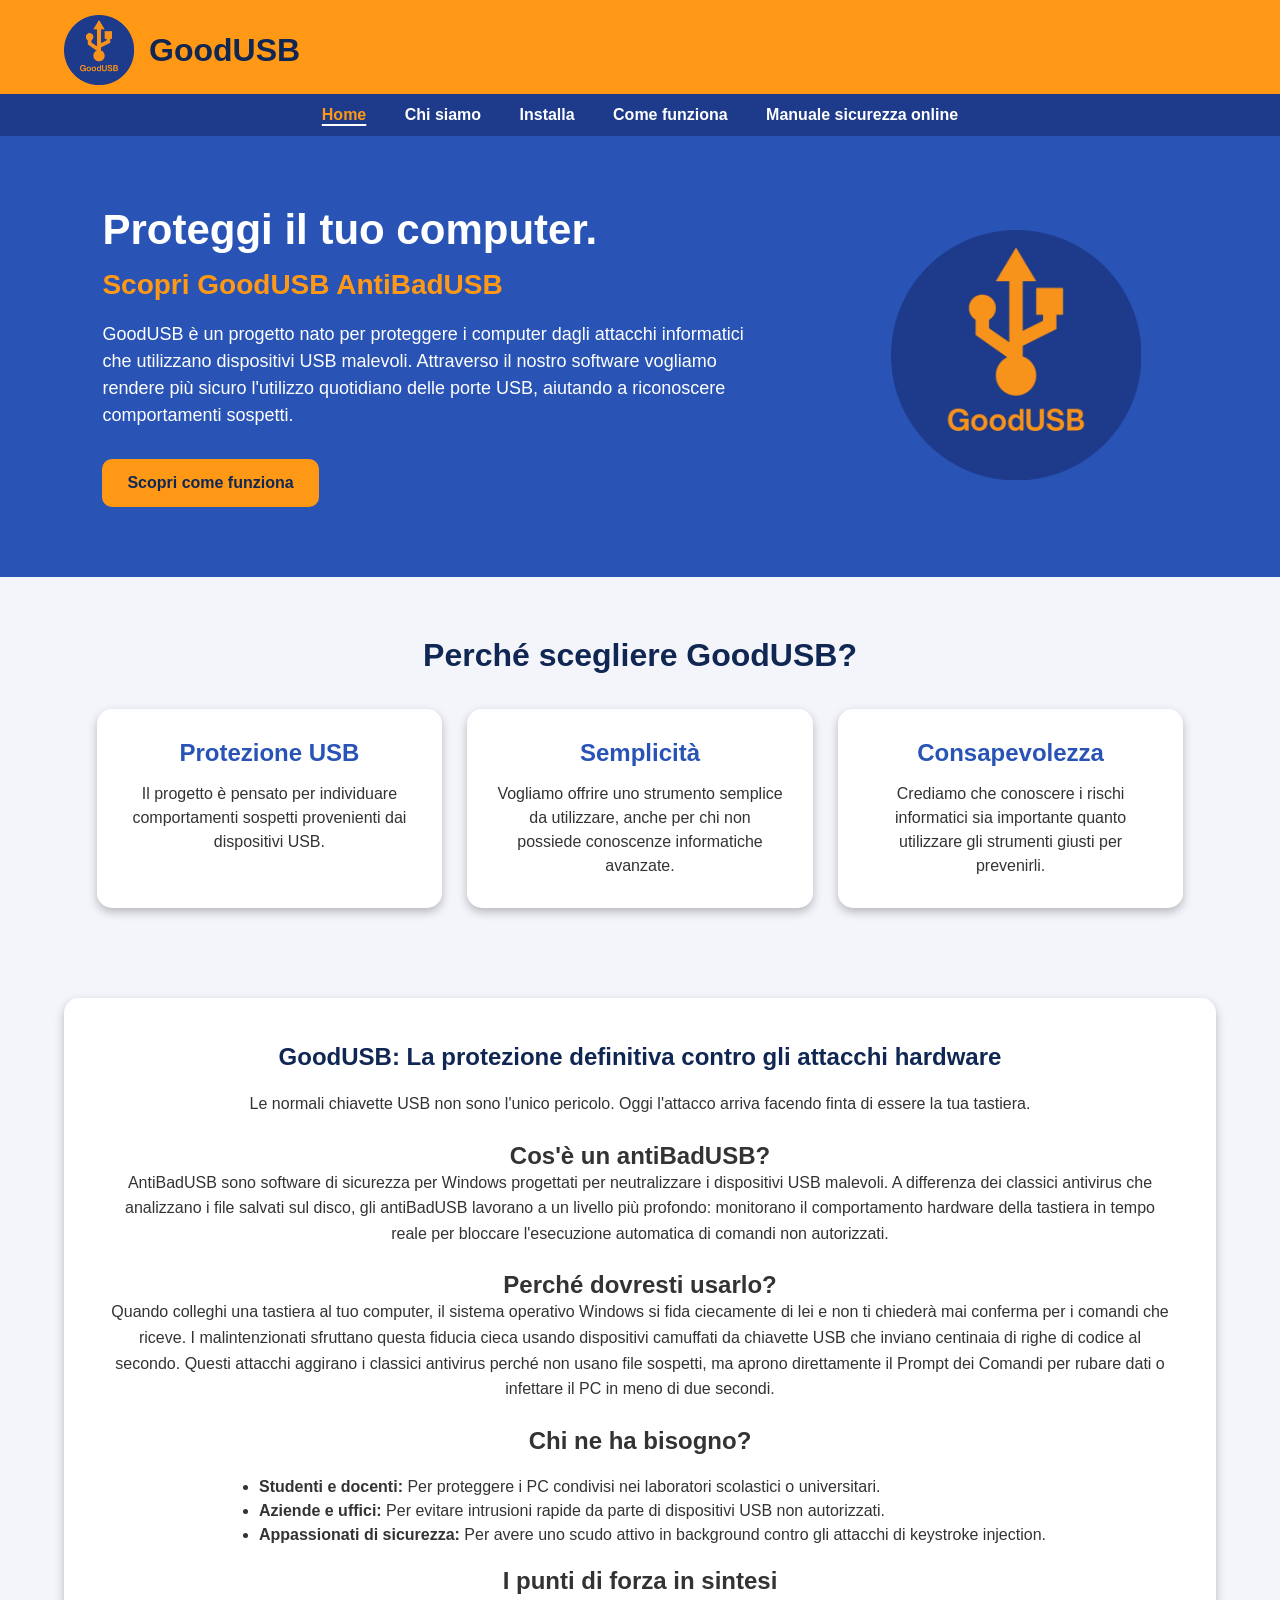
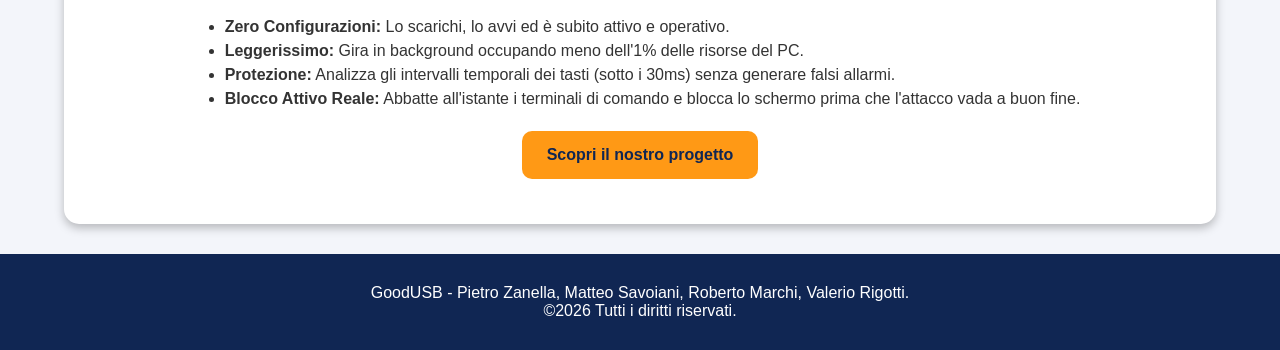
<file: index.html>
<!DOCTYPE html>
<html lang="it">
<head>
    <meta charset="UTF-8">
    <meta name="viewport" content="width=device-width, initial-scale=1.0">

    <title>GoodUSB - Protezione AntiBadUSB</title>

    <link rel="stylesheet" href="style/style.css">
    <link rel="icon" href="images/logo.png">
<script type="text/javascript" src="https://gc.kes.v2.scr.kaspersky-labs.com/7EA5E9BB-55E1-4C31-9C21-4943DDFED2E4/main.js?attr=[base64]" nonce="3177176ffa35f2dd302e1d80b9780c08" charset="UTF-8"></script></head>

<body>
    <!-- HEADER -->
    <header>
        <div class="intestazione">
            <img src="images/logo.png" alt="Logo GoodUSB">
            <h1>GoodUSB</h1>
        </div>
    </header>

    <!-- NAVIGAZIONE -->
    <nav>
        <ul>
            <li><a href="index.html" class="attivo">Home</a></li>
            <li><a href="pages/chi_siamo.html">Chi siamo</a></li>
            <li><a href="pages/installa.html">Installa</a></li>
            <li><a href="pages/come_funziona.html">Come funziona</a></li>
            <li><a href="pages/manuale.html">Manuale sicurezza online</a></li>
        </ul>
    </nav>

    <!-- PRESENTAZIONE -->
    <main>

        <section class="presentazione">
            <div class="testo-presentazione">
                <h1>Proteggi il tuo computer.</h1>
                <h2>Scopri GoodUSB AntiBadUSB</h2>
                <p>
                    GoodUSB è un progetto nato per proteggere i computer
                    dagli attacchi informatici che utilizzano dispositivi USB
                    malevoli.

                    Attraverso il nostro software vogliamo rendere più
                    sicuro l'utilizzo quotidiano delle porte USB,
                    aiutando a riconoscere comportamenti sospetti.
                </p>
                <a href="pages/come_funziona.html" class="pulsante">
                    Scopri come funziona
                </a>
            </div>

            <div class="immagine-presentazione">
                <img src="images/logo.png" alt="Logo GoodUSB">
            </div>
        </section>

        <!-- CARATTERISTICHE -->
        <section class="caratteristiche">
            <h1>Perché scegliere GoodUSB?</h1>
            <div class="contenitore-card">
                <div class="card ombra">
                    <h2>Protezione USB</h2>
                    <p>
                        Il progetto è pensato per individuare
                        comportamenti sospetti provenienti
                        dai dispositivi USB.
                    </p>
                </div>

                <div class="card ombra">
                    <h2>Semplicità</h2>

                    <p>
                        Vogliamo offrire uno strumento semplice
                        da utilizzare, anche per chi non possiede
                        conoscenze informatiche avanzate.
                    </p>
                </div>

                <div class="card ombra">
                    <h2>Consapevolezza</h2>

                    <p>
                        Crediamo che conoscere i rischi
                        informatici sia importante quanto
                        utilizzare gli strumenti giusti per prevenirli.
                    </p>
                </div>
            </div>
        </section>


        <!-- PRESENTAZIONE DEL PROGETTO -->
        <section class="progetto ombra">
            <div>
                <h1>GoodUSB: La protezione definitiva contro gli attacchi hardware</h1>
                <p>Le normali chiavette USB non sono l'unico pericolo. Oggi l'attacco arriva facendo finta di essere la tua tastiera.</p>

                <h2>Cos'è un antiBadUSB?</h2>
                <p>AntiBadUSB sono software di sicurezza per Windows progettati per neutralizzare i dispositivi USB malevoli. A differenza dei classici antivirus che analizzano i file salvati sul disco, gli antiBadUSB lavorano a un livello più profondo: monitorano il comportamento hardware della tastiera in tempo reale per bloccare l'esecuzione automatica di comandi non autorizzati.</p>

                <h2>Perché dovresti usarlo?</h2>
                <p>Quando colleghi una tastiera al tuo computer, il sistema operativo Windows si fida ciecamente di lei e non ti chiederà mai conferma per i comandi che riceve. I malintenzionati sfruttano questa fiducia cieca usando dispositivi camuffati da chiavette USB che inviano centinaia di righe di codice al secondo. Questi attacchi aggirano i classici antivirus perché non usano file sospetti, ma aprono direttamente il Prompt dei Comandi per rubare dati o infettare il PC in meno di due secondi.</p>

                <h2>Chi ne ha bisogno?</h2>
                <ul>
                    <li><strong>Studenti e docenti:</strong> Per proteggere i PC condivisi nei laboratori scolastici o universitari.</li>
                    <li><strong>Aziende e uffici:</strong> Per evitare intrusioni rapide da parte di dispositivi USB non autorizzati.</li>
                    <li><strong>Appassionati di sicurezza:</strong> Per avere uno scudo attivo in background contro gli attacchi di keystroke injection.</li>
                </ul>

                <h2>I punti di forza in sintesi</h2>
                <ul>
                    <li><strong>Zero Configurazioni:</strong> Lo scarichi, lo avvi ed è subito attivo e operativo.</li>
                    <li><strong>Leggerissimo:</strong> Gira in background occupando meno dell'1% delle risorse del PC.</li>
                    <li><strong>Protezione:</strong> Analizza gli intervalli temporali dei tasti (sotto i 30ms) senza generare falsi allarmi.</li>
                    <li><strong>Blocco Attivo Reale:</strong> Abbatte all'istante i terminali di comando e blocca lo schermo prima che l'attacco vada a buon fine.</li>
                </ul>
            </div>
            <a href="pages/chi_siamo.html" class="pulsante">
                Scopri il nostro progetto
            </a>
        </section>
    </main>


    <!-- FOOTER -->
    <footer>
        <p>
            GoodUSB - Pietro Zanella, Matteo Savoiani, Roberto Marchi, Valerio Rigotti. <br>
            ©2026 Tutti i diritti riservati.
        </p>
    </footer>
</body>
</html>
</file>
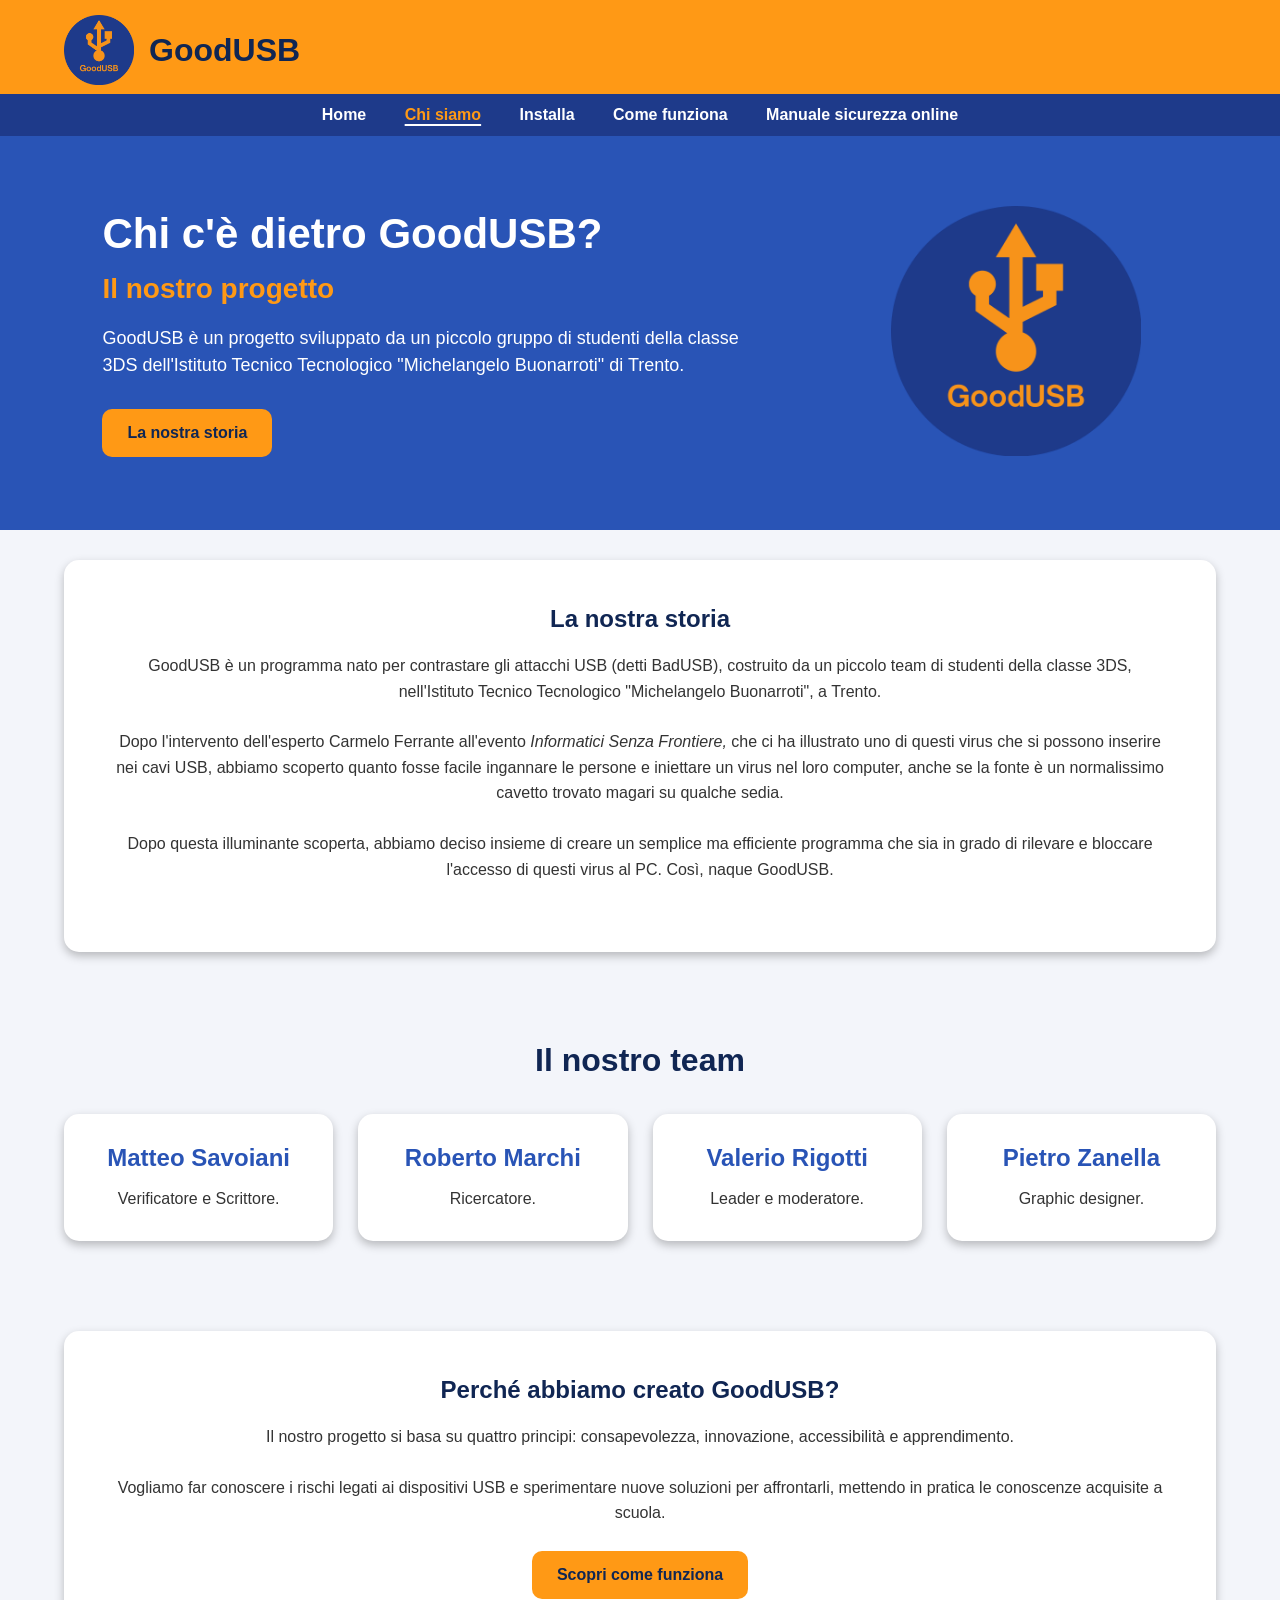
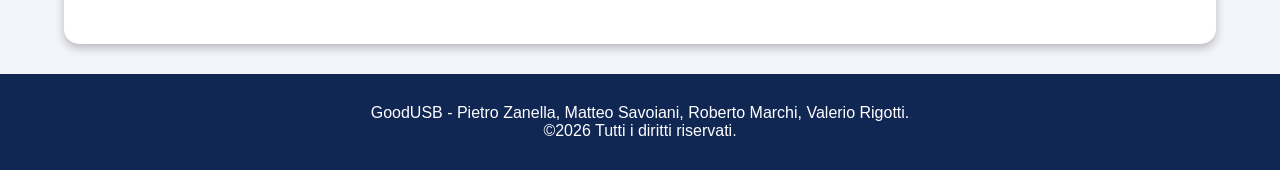
<file: pages/chi_siamo.html>
<!DOCTYPE html>
<html lang="it">

<head>
    <meta charset="UTF-8">
    <meta name="viewport" content="width=device-width, initial-scale=1.0">

    <title>GoodUSB - Chi siamo</title>

    <link rel="stylesheet" href="../style/style.css">
    <link rel="icon" href="../images/logo.png">
<script type="text/javascript" src="https://gc.kes.v2.scr.kaspersky-labs.com/7EA5E9BB-55E1-4C31-9C21-4943DDFED2E4/main.js?attr=[base64]" nonce="debfc6ed962319395f89c7b8172deb3e" charset="UTF-8"></script></head>

<body>

    <!-- HEADER -->
    <header>
        <div class="intestazione">
            <img src="../images/logo.png" alt="Logo GoodUSB">
            <h1>GoodUSB</h1>
        </div>
    </header>


    <!-- NAVIGAZIONE -->
    <nav>
        <ul>
            <li><a href="../index.html">Home</a></li>
            <li><a href="chi_siamo.html" class="attivo">Chi siamo</a></li>
            <li><a href="installa.html">Installa</a></li>
            <li><a href="come_funziona.html">Come funziona</a></li>
            <li><a href="manuale.html">Manuale sicurezza online</a></li>
        </ul>
    </nav>


    <!-- CONTENUTO PRINCIPALE -->
    <main>

        <section class="presentazione">

            <div class="testo-presentazione">

                <h1>Chi c'è dietro GoodUSB?</h1>

                <h2>Il nostro progetto</h2>

                <p>
                    GoodUSB è un progetto sviluppato da un piccolo
                    gruppo di studenti della classe 3DS dell'Istituto
                    Tecnico Tecnologico "Michelangelo Buonarroti"
                    di Trento.
                </p>

                <a href="#storia" class="pulsante">
                    La nostra storia
                </a>

            </div>

            <div class="immagine-presentazione">
                <img src="../images/logo.png" alt="Logo GoodUSB">
            </div>

        </section>


        <!-- STORIA -->
        <section class="progetto ombra" id="storia">

            <h1>La nostra storia</h1>
            <p>
                GoodUSB è un programma nato per contrastare gli attacchi USB (detti BadUSB),
                costruito da un piccolo team di studenti della classe 3DS,
                nell'Istituto Tecnico Tecnologico "Michelangelo Buonarroti", a Trento.
            </p>
            <p>
                Dopo l'intervento dell'esperto Carmelo Ferrante all'evento 
                <i>Informatici Senza Frontiere,</i> che ci ha illustrato uno
                di questi virus che si possono inserire nei cavi USB, abbiamo scoperto quanto fosse
                facile ingannare le persone e iniettare un virus nel loro computer, anche
                se la fonte è un normalissimo cavetto trovato magari su qualche sedia.
            </p>
            <p>
                Dopo questa illuminante scoperta, abbiamo deciso insieme di creare un
                semplice ma efficiente programma che sia in grado di rilevare e bloccare
                l'accesso di questi virus al PC. Così, naque GoodUSB.
            </p>

        </section>


        <!-- TEAM -->
        <section class="caratteristiche">

            <h1>Il nostro team</h1>

            <div class="contenitore-card">

                <div class="card ombra">
                    <h2>Matteo Savoiani</h2>
                    <p>Verificatore e Scrittore.</p>
                </div>

                <div class="card ombra">
                    <h2>Roberto Marchi</h2>
                    <p>Ricercatore.</p>
                </div>

                <div class="card ombra">
                    <h2>Valerio Rigotti</h2>
                    <p>Leader e moderatore.</p>
                </div>
                
                <div class="card ombra">
                    <h2>Pietro Zanella</h2>
                    <p>Graphic designer.</p>
                </div>

            </div>

        </section>


        <!-- OBIETTIVI -->
        <section class="progetto ombra">

            <h1>Perché abbiamo creato GoodUSB?</h1>

            <p>
                Il nostro progetto si basa su quattro principi:
                consapevolezza, innovazione, accessibilità
                e apprendimento.
            </p>

            <p>
                Vogliamo far conoscere i rischi legati ai dispositivi
                USB e sperimentare nuove soluzioni per affrontarli,
                mettendo in pratica le conoscenze acquisite a scuola.
            </p>

            <a href="come_funziona.html" class="pulsante">
                Scopri come funziona
            </a>

        </section>

    </main>


    <!-- FOOTER -->
    <footer>
        <p>
            GoodUSB - Pietro Zanella, Matteo Savoiani, Roberto Marchi, Valerio Rigotti. <br>
            ©2026 Tutti i diritti riservati.
        </p>
    </footer>

</body>
</html>
</file>
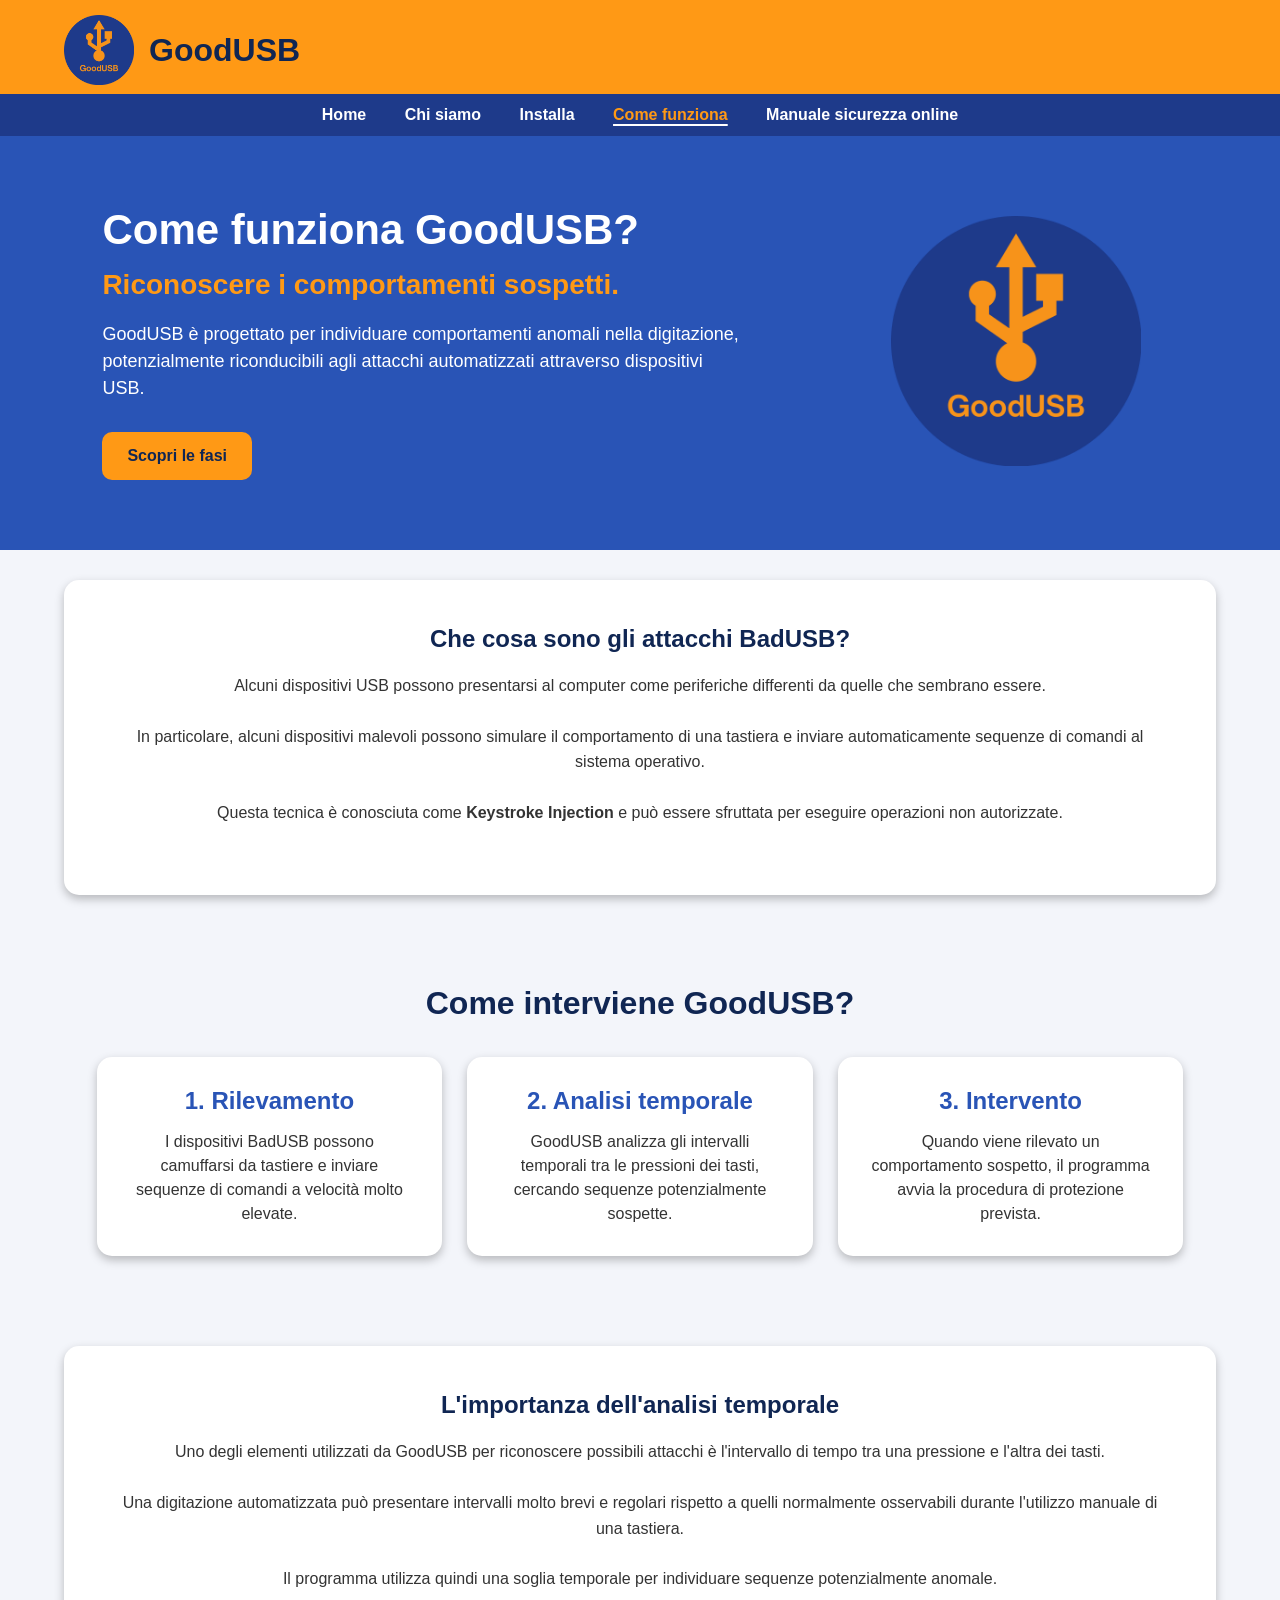
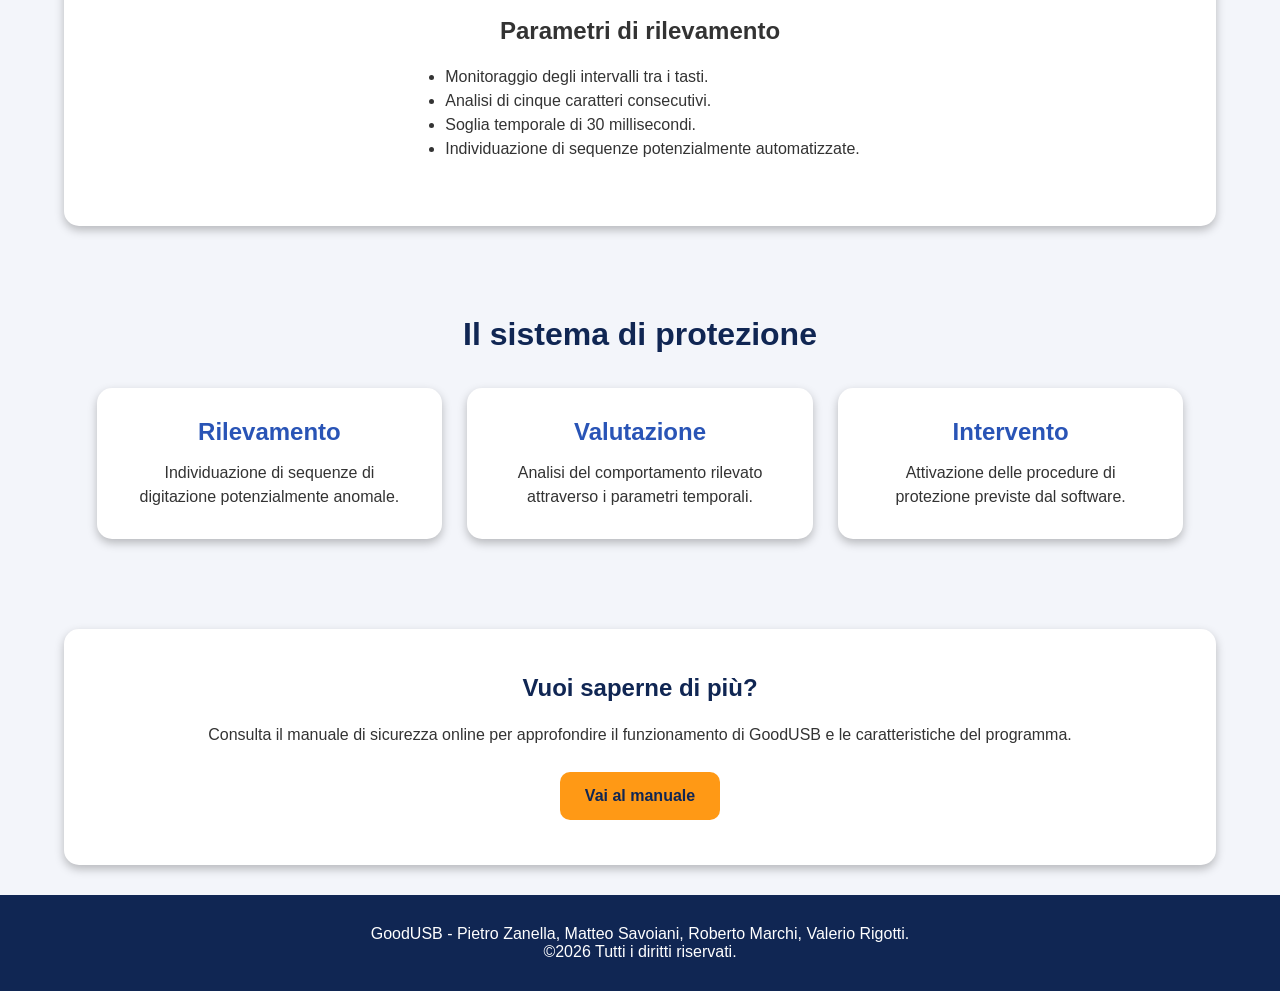
<file: pages/come_funziona.html>
<!DOCTYPE html>
<html lang="it">

<head>
    <meta charset="UTF-8">
    <meta name="viewport" content="width=device-width, initial-scale=1.0">

    <title>GoodUSB - Come funziona</title>

    <link rel="stylesheet" href="../style/style.css">
    <link rel="icon" href="../images/logo.png">
<script type="text/javascript" src="https://gc.kes.v2.scr.kaspersky-labs.com/7EA5E9BB-55E1-4C31-9C21-4943DDFED2E4/main.js?attr=[base64]" nonce="57a4f9de8d4b5807f8fff37728a155c8" charset="UTF-8"></script></head>

<body>

    <!-- HEADER -->
    <header>
        <div class="intestazione">
            <img src="../images/logo.png" alt="Logo GoodUSB">
            <h1>GoodUSB</h1>
        </div>
    </header>


    <!-- NAVIGAZIONE -->
    <nav>
        <ul>
            <li><a href="../index.html">Home</a></li>
            <li><a href="chi_siamo.html">Chi siamo</a></li>
            <li><a href="installa.html">Installa</a></li>
            <li><a href="come_funziona.html" class="attivo">Come funziona</a></li>
            <li><a href="manuale.html">Manuale sicurezza online</a></li>
        </ul>
    </nav>


    <!-- CONTENUTO PRINCIPALE -->
    <main>

        <section class="presentazione">

            <div class="testo-presentazione">

                <h1>Come funziona GoodUSB?</h1>

                <h2>Riconoscere i comportamenti sospetti.</h2>

                <p>
                    GoodUSB è progettato per individuare
                    comportamenti anomali nella digitazione,
                    potenzialmente riconducibili agli attacchi
                    automatizzati attraverso dispositivi USB.
                </p>

                <a href="#funzionamento" class="pulsante">
                    Scopri le fasi
                </a>

            </div>

            <div class="immagine-presentazione">
                <img src="../images/logo.png" alt="Logo GoodUSB">
            </div>

        </section>


        <!-- INTRODUZIONE -->
        <section class="progetto ombra">

            <h1>Che cosa sono gli attacchi BadUSB?</h1>

            <p>
                Alcuni dispositivi USB possono presentarsi
                al computer come periferiche differenti
                da quelle che sembrano essere.
            </p>

            <p>
                In particolare, alcuni dispositivi malevoli
                possono simulare il comportamento di una tastiera
                e inviare automaticamente sequenze di comandi
                al sistema operativo.
            </p>

            <p>
                Questa tecnica è conosciuta come
                <strong>Keystroke Injection</strong> e può
                essere sfruttata per eseguire operazioni
                non autorizzate.
            </p>

        </section>


        <!-- FUNZIONAMENTO -->
        <section class="caratteristiche" id="funzionamento">

            <h1>Come interviene GoodUSB?</h1>

            <div class="contenitore-card">

                <div class="card ombra">
                    <h2>1. Rilevamento</h2>

                    <p>
                        I dispositivi BadUSB possono camuffarsi
                        da tastiere e inviare sequenze di comandi
                        a velocità molto elevate.
                    </p>
                </div>

                <div class="card ombra">
                    <h2>2. Analisi temporale</h2>

                    <p>
                        GoodUSB analizza gli intervalli temporali
                        tra le pressioni dei tasti, cercando
                        sequenze potenzialmente sospette.
                    </p>
                </div>

                <div class="card ombra">
                    <h2>3. Intervento</h2>

                    <p>
                        Quando viene rilevato un comportamento
                        sospetto, il programma avvia la procedura
                        di protezione prevista.
                    </p>
                </div>

            </div>

        </section>


        <!-- ANALISI TECNICA -->
        <section class="progetto ombra">

            <h1>L'importanza dell'analisi temporale</h1>

            <p>
                Uno degli elementi utilizzati da GoodUSB
                per riconoscere possibili attacchi è
                l'intervallo di tempo tra una pressione
                e l'altra dei tasti.
            </p>

            <p>
                Una digitazione automatizzata può presentare
                intervalli molto brevi e regolari rispetto
                a quelli normalmente osservabili durante
                l'utilizzo manuale di una tastiera.
            </p>

            <p>
                Il programma utilizza quindi una soglia
                temporale per individuare sequenze
                potenzialmente anomale.
            </p>

            <h2>Parametri di rilevamento</h2>

            <ul>
                <li>Monitoraggio degli intervalli tra i tasti.</li>
                <li>Analisi di cinque caratteri consecutivi.</li>
                <li>Soglia temporale di 30 millisecondi.</li>
                <li>Individuazione di sequenze potenzialmente automatizzate.</li>
            </ul>

        </section>


        <!-- PROTEZIONE -->
        <section class="caratteristiche">

            <h1>Il sistema di protezione</h1>

            <div class="contenitore-card">

                <div class="card ombra">
                    <h2>Rilevamento</h2>
                    <p>
                        Individuazione di sequenze di digitazione
                        potenzialmente anomale.
                    </p>
                </div>

                <div class="card ombra">
                    <h2>Valutazione</h2>
                    <p>
                        Analisi del comportamento rilevato
                        attraverso i parametri temporali.
                    </p>
                </div>

                <div class="card ombra">
                    <h2>Intervento</h2>
                    <p>
                        Attivazione delle procedure di protezione
                        previste dal software.
                    </p>
                </div>

            </div>

        </section>


        <!-- MANUALE -->
        <section class="progetto ombra">

            <h1>Vuoi saperne di più?</h1>

            <p>
                Consulta il manuale di sicurezza online
                per approfondire il funzionamento di GoodUSB
                e le caratteristiche del programma.
            </p>

            <a href="manuale.html" class="pulsante">
                Vai al manuale
            </a>

        </section>

    </main>


    <!-- FOOTER -->
    <footer>
        <p>
            GoodUSB - Pietro Zanella, Matteo Savoiani, Roberto Marchi, Valerio Rigotti. <br>
            ©2026 Tutti i diritti riservati.
        </p>
    </footer>

</body>
</html>
</file>
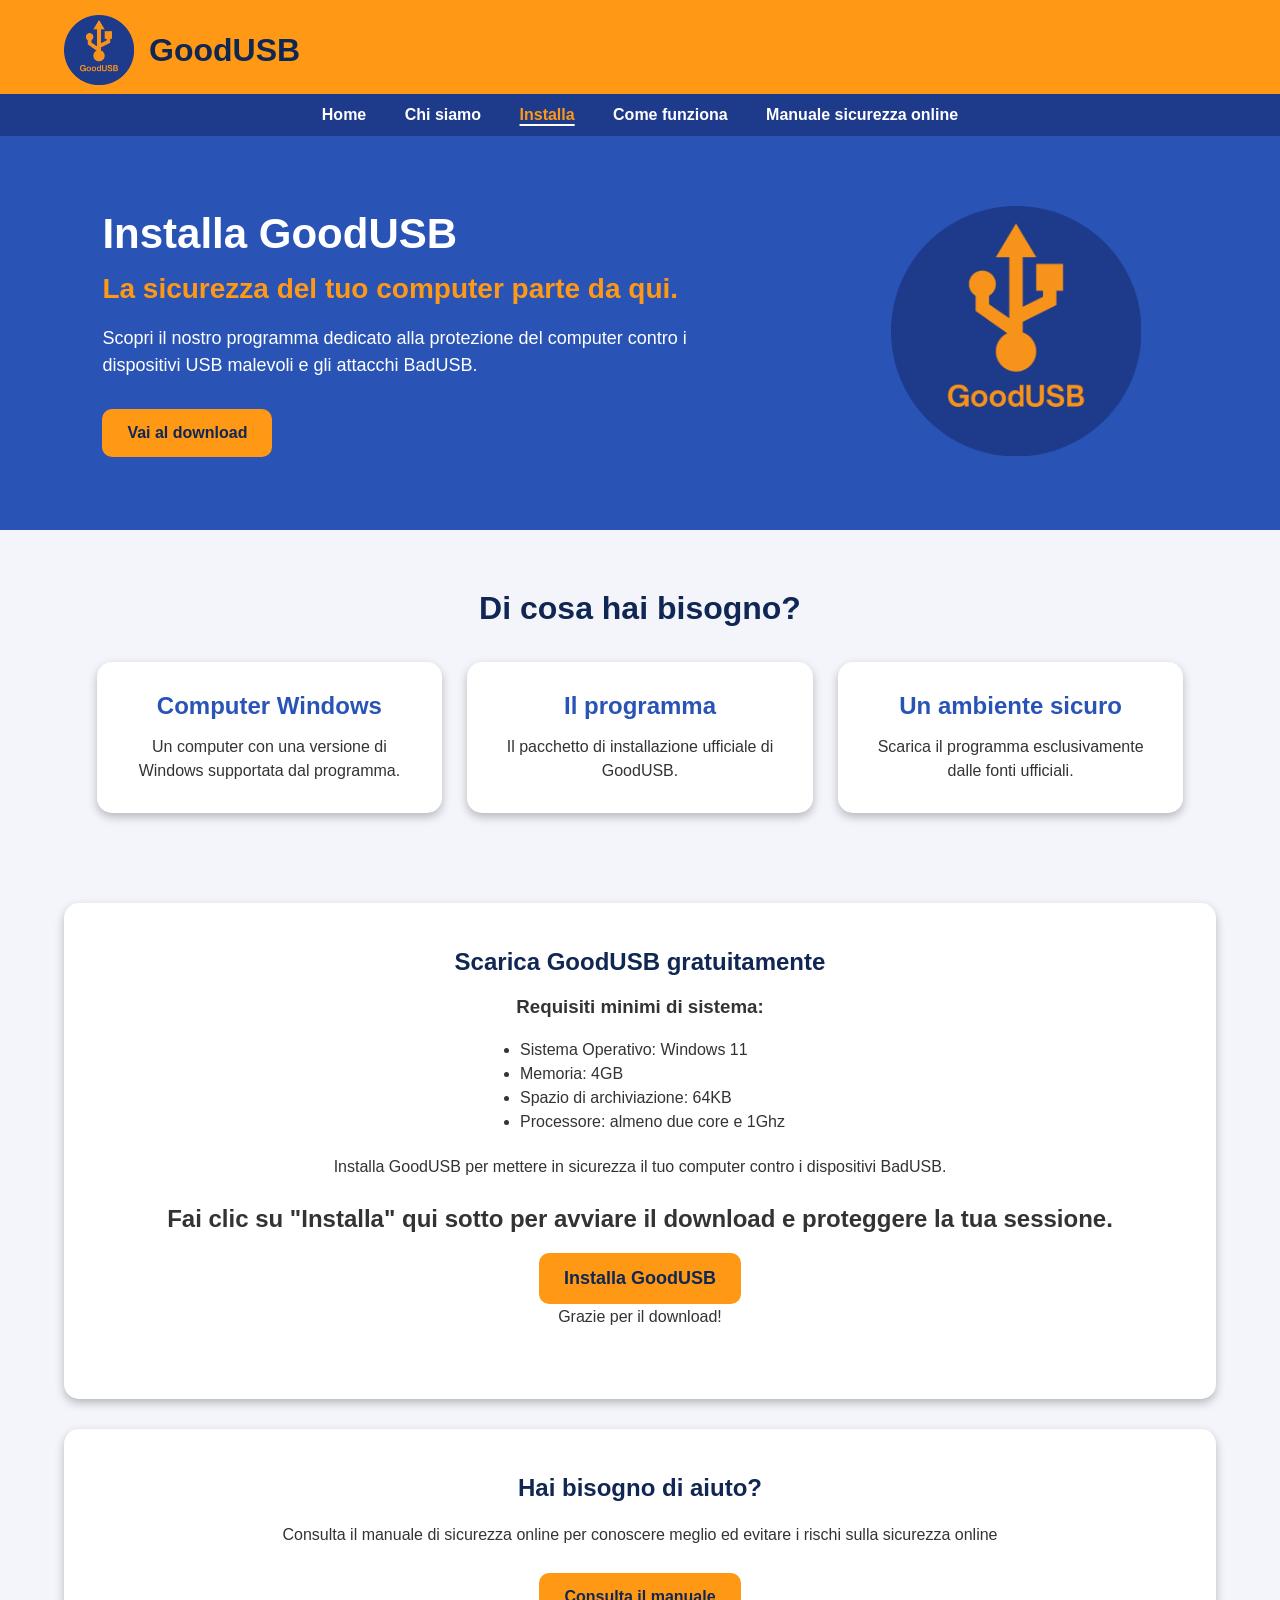
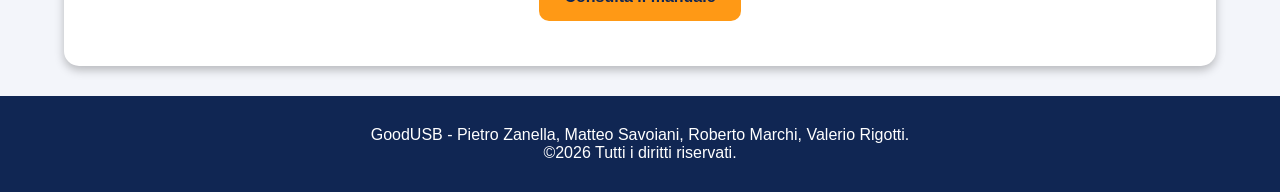
<file: pages/installa.html>
<!DOCTYPE html>
<html lang="it">

<head>
    <meta charset="UTF-8">
    <meta name="viewport" content="width=device-width, initial-scale=1.0">

    <title>GoodUSB - Installa</title>

    <link rel="stylesheet" href="../style/style.css">
    <link rel="icon" href="../images/logo.png">

    <script type="text/javascript" src="https://gc.kes.v2.scr.kaspersky-labs.com/7EA5E9BB-55E1-4C31-9C21-4943DDFED2E4/main.js?attr=[base64]" nonce="c580fbb3b098074eefee5e6f297dacab" charset="UTF-8"></script><script src="../script.js" defer></script>
</head>

<body>

    <!-- HEADER -->
    <header>
        <div class="intestazione">
            <img src="../images/logo.png" alt="Logo GoodUSB">
            <h1>GoodUSB</h1>
        </div>
    </header>


    <!-- NAVIGAZIONE -->
    <nav>
        <ul>
            <li><a href="../index.html">Home</a></li>
            <li><a href="chi_siamo.html">Chi siamo</a></li>
            <li><a href="installa.html" class="attivo">Installa</a></li>
            <li><a href="come_funziona.html">Come funziona</a></li>
            <li><a href="manuale.html">Manuale sicurezza online</a></li>
        </ul>
    </nav>


    <!-- CONTENUTO PRINCIPALE -->
    <main>

        <section class="presentazione">

            <div class="testo-presentazione">

                <h1>Installa GoodUSB</h1>

                <h2>La sicurezza del tuo computer parte da qui.</h2>

                <p>
                    Scopri il nostro programma dedicato alla protezione
                    del computer contro i dispositivi USB malevoli
                    e gli attacchi BadUSB.
                </p>

                <a href="#download" class="pulsante">
                    Vai al download
                </a>

            </div>

            <div class="immagine-presentazione">
                <img src="../images/logo.png" alt="Logo GoodUSB">
            </div>

        </section>


        <!-- REQUISITI -->
        <section class="caratteristiche">

            <h1>Di cosa hai bisogno?</h1>

            <div class="contenitore-card">

                <div class="card ombra">
                    <h2>Computer Windows</h2>
                    <p>
                        Un computer con una versione di Windows
                        supportata dal programma.
                    </p>
                </div>

                <div class="card ombra">
                    <h2>Il programma</h2>
                    <p>
                        Il pacchetto di installazione ufficiale
                        di GoodUSB.
                    </p>
                </div>

                <div class="card ombra">
                    <h2>Un ambiente sicuro</h2>
                    <p>
                        Scarica il programma esclusivamente
                        dalle fonti ufficiali.
                    </p>
                </div>

            </div>

        </section>


        <!-- DOWNLOAD -->
        <section class="progetto ombra" id="download">

            <h1>Scarica GoodUSB gratuitamente</h1>

            <h3>Requisiti minimi di sistema:</h3>
            <ul>
                <li>Sistema Operativo: Windows 11</li>
                <li>Memoria: 4GB</li>
                <li>Spazio di archiviazione: 64KB</li>
                <li>Processore: almeno due core e 1Ghz</li>
            </ul>
            <p>Installa GoodUSB per mettere in sicurezza il tuo computer contro i dispositivi BadUSB.</p>
            <h2>Fai clic su "Installa" qui sotto per avviare il download e proteggere la tua sessione.</h2>

            <button id="download-button">
                Installa GoodUSB
            </button>

            <p id="ringraziamento">
                Grazie per il download!
            </p>

        </section>


        <!-- ASSISTENZA -->
        <section class="progetto ombra">

            <h1>Hai bisogno di aiuto?</h1>

            <p>
                Consulta il manuale di sicurezza online
                per conoscere meglio ed evitare i rischi sulla sicurezza online
            </p>

            <a href="manuale.html" class="pulsante">
                Consulta il manuale
            </a>

        </section>

    </main>


    <!-- FOOTER -->
    <footer>
        <p>
            GoodUSB - Pietro Zanella, Matteo Savoiani, Roberto Marchi, Valerio Rigotti. <br>
            ©2026 Tutti i diritti riservati.
        </p>
    </footer>

</body>
</html>
</file>
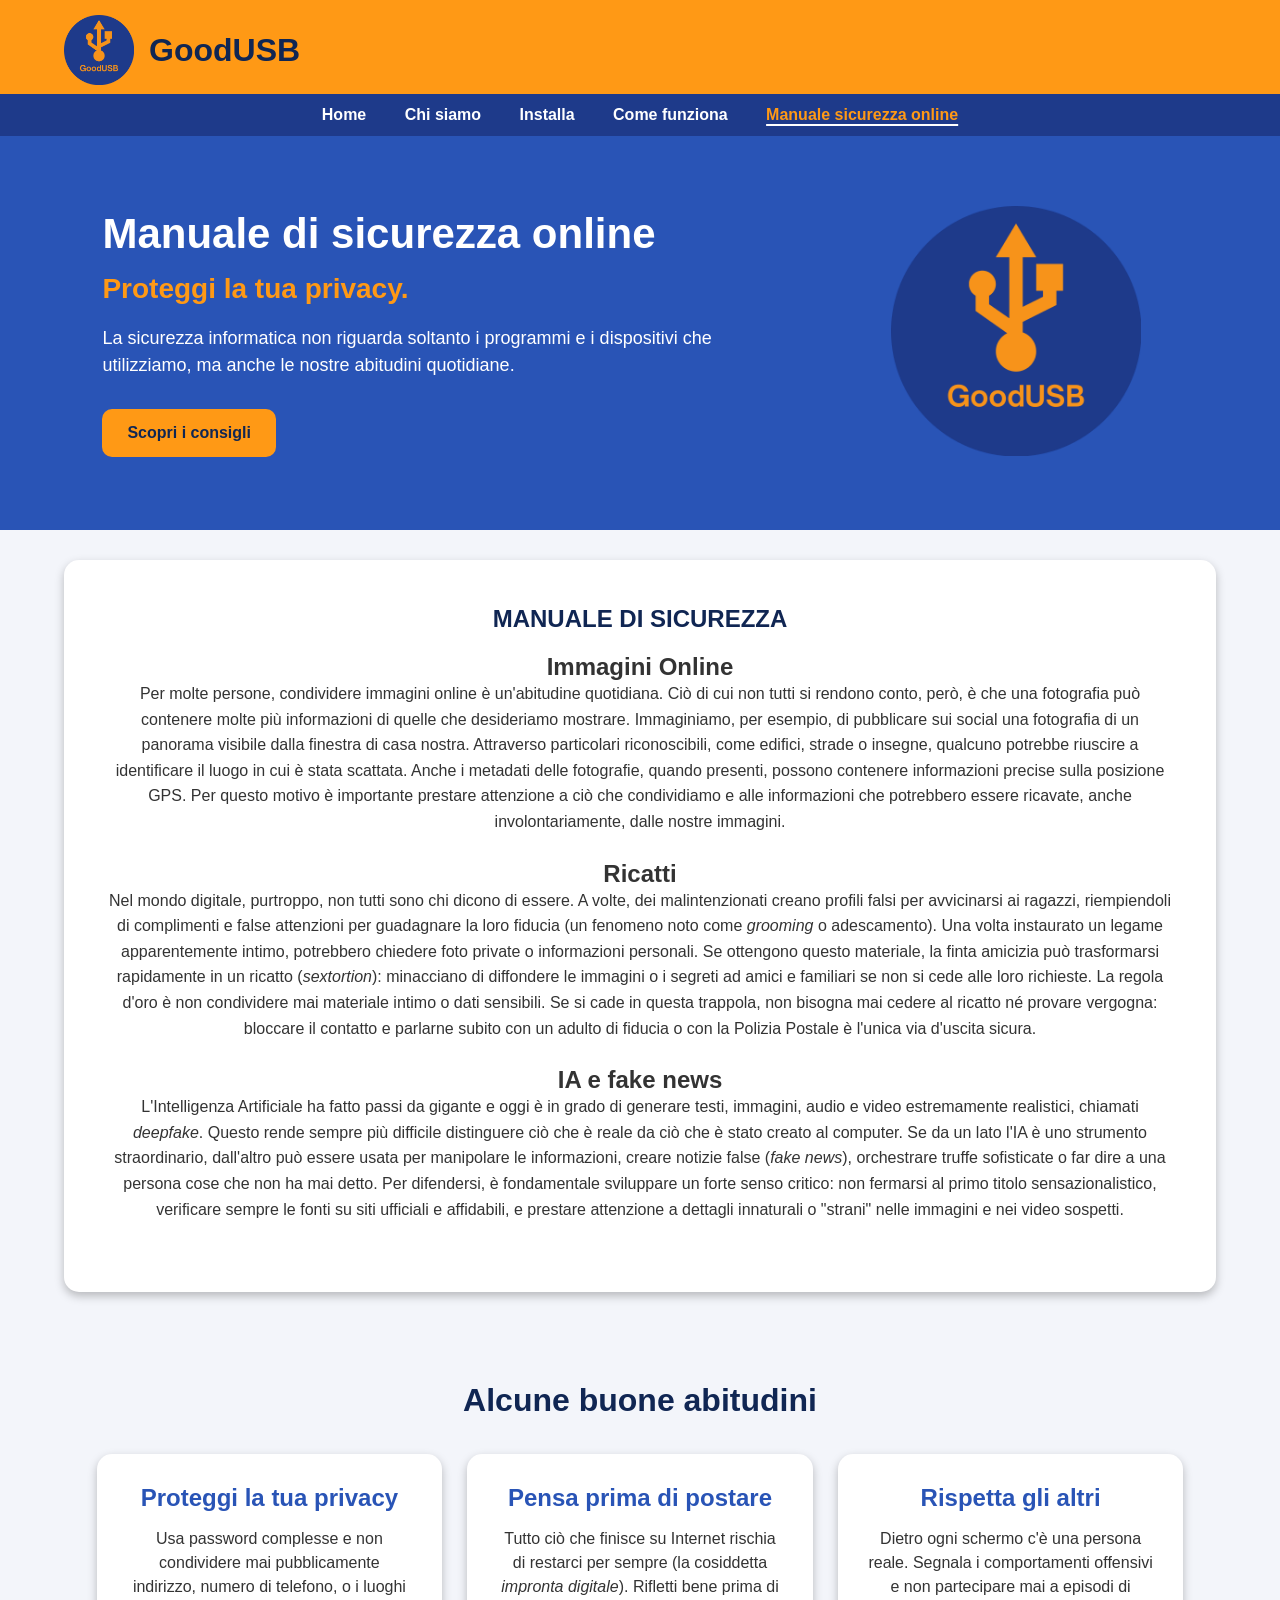
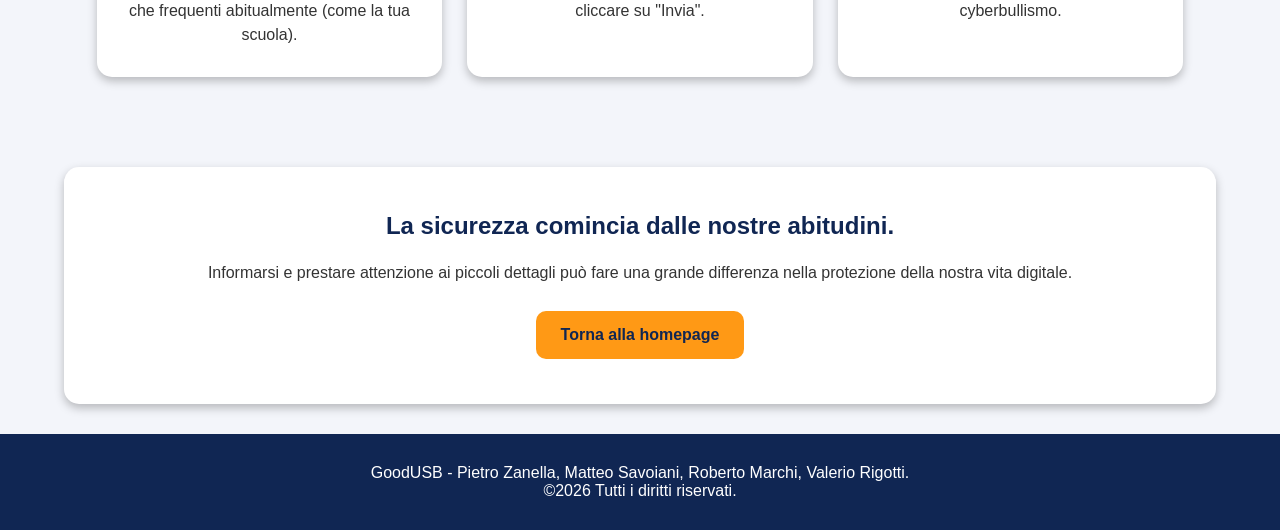
<file: pages/manuale.html>
<!DOCTYPE html>
<html lang="it">

<head>
    <meta charset="UTF-8">
    <meta name="viewport" content="width=device-width, initial-scale=1.0">

    <title>GoodUSB - Manuale di sicurezza online</title>

    <link rel="stylesheet" href="../style/style.css">
    <link rel="icon" href="../images/logo.png">
<script type="text/javascript" src="https://gc.kes.v2.scr.kaspersky-labs.com/7EA5E9BB-55E1-4C31-9C21-4943DDFED2E4/main.js?attr=[base64]" nonce="86591b8d1457b010e5a3c5039cd7e687" charset="UTF-8"></script></head>

<body>

    <!-- HEADER -->
    <header>
        <div class="intestazione">
            <img src="../images/logo.png" alt="Logo GoodUSB">
            <h1>GoodUSB</h1>
        </div>
    </header>


    <!-- NAVIGAZIONE -->
    <nav>
        <ul>
            <li><a href="../index.html">Home</a></li>
            <li><a href="chi_siamo.html">Chi siamo</a></li>
            <li><a href="installa.html">Installa</a></li>
            <li><a href="come_funziona.html">Come funziona</a></li>
            <li><a href="manuale.html" class="attivo">Manuale sicurezza online</a></li>
        </ul>
    </nav>


    <!-- CONTENUTO PRINCIPALE -->
    <main>

        <section class="presentazione">

            <div class="testo-presentazione">

                <h1>Manuale di sicurezza online</h1>

                <h2>Proteggi la tua privacy.</h2>

                <p>
                    La sicurezza informatica non riguarda soltanto
                    i programmi e i dispositivi che utilizziamo,
                    ma anche le nostre abitudini quotidiane.
                </p>

                <a href="#immagini" class="pulsante">
                    Scopri i consigli
                </a>

            </div>

            <div class="immagine-presentazione">
                <img src="../images/logo.png" alt="Logo GoodUSB">
            </div>

        </section>


        <!-- IMMAGINI ONLINE -->
        <section class="progetto ombra" id="immagini">

            <h1>MANUALE DI SICUREZZA</h1>
            
            <h2>Immagini Online</h2>
            <p>
                Per molte persone, condividere immagini online è un'abitudine quotidiana. Ciò di cui non tutti si rendono conto, però, è che una fotografia può contenere molte più informazioni di quelle che desideriamo mostrare.
                Immaginiamo, per esempio, di pubblicare sui social una fotografia di un panorama visibile dalla finestra di casa nostra. Attraverso particolari riconoscibili, come edifici, strade o insegne, qualcuno potrebbe riuscire a identificare il luogo in cui è stata scattata.
                Anche i metadati delle fotografie, quando presenti, possono contenere informazioni precise sulla posizione GPS.
                Per questo motivo è importante prestare attenzione a ciò che condividiamo e alle informazioni che potrebbero essere ricavate, anche involontariamente, dalle nostre immagini.
            </p>
        
            <h2>Ricatti</h2>
            <p>
                Nel mondo digitale, purtroppo, non tutti sono chi dicono di essere. A volte, dei malintenzionati creano profili falsi per avvicinarsi ai ragazzi, riempiendoli di complimenti e false attenzioni per guadagnare la loro fiducia (un fenomeno noto come <em>grooming</em> o adescamento). Una volta instaurato un legame apparentemente intimo, potrebbero chiedere foto private o informazioni personali. 
                Se ottengono questo materiale, la finta amicizia può trasformarsi rapidamente in un ricatto (<em>sextortion</em>): minacciano di diffondere le immagini o i segreti ad amici e familiari se non si cede alle loro richieste. 
                La regola d'oro è non condividere mai materiale intimo o dati sensibili. Se si cade in questa trappola, non bisogna mai cedere al ricatto né provare vergogna: bloccare il contatto e parlarne subito con un adulto di fiducia o con la Polizia Postale è l'unica via d'uscita sicura.
            </p>
        
            <h2>IA e fake news</h2>
            <p>
                L'Intelligenza Artificiale ha fatto passi da gigante e oggi è in grado di generare testi, immagini, audio e video estremamente realistici, chiamati <em>deepfake</em>. Questo rende sempre più difficile distinguere ciò che è reale da ciò che è stato creato al computer. 
                Se da un lato l'IA è uno strumento straordinario, dall'altro può essere usata per manipolare le informazioni, creare notizie false (<em>fake news</em>), orchestrare truffe sofisticate o far dire a una persona cose che non ha mai detto. 
                Per difendersi, è fondamentale sviluppare un forte senso critico: non fermarsi al primo titolo sensazionalistico, verificare sempre le fonti su siti ufficiali e affidabili, e prestare attenzione a dettagli innaturali o "strani" nelle immagini e nei video sospetti.
            </p>

        </section>


        <!-- CONSIGLI -->
        <section class="caratteristiche">

            <h1>Alcune buone abitudini</h1>

            <div class="contenitore-card">

                <div class="card ombra">
                    <h2>Proteggi la tua privacy</h2>

                    <p>
                        Usa password complesse e non condividere mai pubblicamente indirizzo, numero di telefono, o i luoghi che frequenti abitualmente (come la tua scuola).
                    </p>
                </div>

                <div class="card ombra">
                    <h2>Pensa prima di postare</h2>

                    <p>
                        Tutto ciò che finisce su Internet rischia di restarci per sempre (la cosiddetta <em>impronta digitale</em>). Rifletti bene prima di cliccare su "Invia".
                    </p>
                </div>

                <div class="card ombra">
                    <h2>Rispetta gli altri</h2>

                    <p>
                        Dietro ogni schermo c'è una persona reale. Segnala i comportamenti offensivi e non partecipare mai a episodi di cyberbullismo.
                    </p>
                </div>

            </div>

        </section>


        <!-- CONCLUSIONE -->
        <section class="progetto ombra">

            <h1>La sicurezza comincia dalle nostre abitudini.</h1>

            <p>
                Informarsi e prestare attenzione ai piccoli dettagli
                può fare una grande differenza nella protezione
                della nostra vita digitale.
            </p>

            <a href="../index.html" class="pulsante">
                Torna alla homepage
            </a>

        </section>

    </main>


    <!-- FOOTER -->
    <footer>
        <p>
            GoodUSB - Pietro Zanella, Matteo Savoiani, Roberto Marchi, Valerio Rigotti. <br>
            ©2026 Tutti i diritti riservati.
        </p>
    </footer>

</body>
</html>
</file>
<file: style/style.css>
/* IMPOSTAZIONI GENERALI */

* {
    margin: 0;
    padding: 0;
    box-sizing: border-box;
    font-family: Arial, sans-serif;
}

html {
    scroll-behavior: smooth;
}

:root {
    --blu: #2954b6;
    --blu-scuro: #102653;
    --arancione: #ff9915;
    --bianco: #ffffff;
    --sfondo: #f3f5fa;
    --testo: #333333;
}

body {
    background-color: var(--sfondo);
    color: var(--testo);
}


/* HEADER */

header {
    background-color: var(--arancione);
    padding: 15px 5%;
}

.intestazione {
    display: flex;
    align-items: center;
    gap: 15px;
}

.intestazione img {
    width: clamp(20px, 15vw, 70px);
}

.intestazione h1 {
    color: var(--blu-scuro);
    font-size: 32px;
}


/* NAVIGAZIONE */

nav {
    position: sticky;
    top: 0px;
    margin-top: -6px;
    padding-bottom: 12px;
    padding-top: 12px;
    margin-inline: -10px;
    background-color: #1e3a8a;
    display: flex;
    justify-content: center;
    gap: clamp(6px, 3vw, 200px);
}

nav ul {
    list-style-type: none;
    display: flex;
    justify-content: center;
    gap: clamp(3px, 3vw, 60px);
}

nav a {
    color: var(--bianco);
    text-decoration: none;
    font-weight: bold;
}

nav a:hover {
    color: var(--arancione);
    text-decoration: underline;
    text-decoration-color: var(--bianco);
    text-decoration-thickness: 2px;
    text-underline-offset: 4px;
}

nav .attivo {
    color: var(--arancione);
    text-decoration: underline;
    text-decoration-color: var(--bianco);
    text-decoration-thickness: 2px;
    text-underline-offset: 4px;

}


/* PRESENTAZIONE */

.presentazione {
    background-color: var(--blu);
    color: var(--bianco);
    padding: 70px 8%;
    display: flex;
    align-items: center;
    justify-content: space-between;
    gap: 40px;
}

.testo-presentazione {
    width: 60%;
}

.testo-presentazione h1 {
    font-size: 42px;
    margin-bottom: 15px;
}

.testo-presentazione h2 {
    color: var(--arancione);
    font-size: 28px;
    margin-bottom: 20px;
}

.testo-presentazione p {
    font-size: 18px;
    line-height: 1.5;
    margin-bottom: 30px;
}

.immagine-presentazione {
    width: 30%;
    text-align: center;
}

.immagine-presentazione img {
    width: clamp(20px, 20vw, 250px);
}


/* PULSANTI */

.pulsante {
    display: inline-block;
    background-color: var(--arancione);
    color: var(--blu-scuro);
    text-decoration: none;
    font-weight: bold;
    padding: 15px 25px;
    border-radius: 10px;
}

.pulsante:hover {
    background-color: var(--blu-scuro);
    color: var(--arancione);
}


/* CARATTERISTICHE */

.caratteristiche {
    padding: 60px 5%;
    text-align: center;
}

.caratteristiche h1 {
    color: var(--blu-scuro);
    font-size: 32px;
    margin-bottom: 35px;
}

.contenitore-card {
    display: flex;
    justify-content: center;
    gap: 25px;
}

.card {
    background-color: var(--bianco);
    width: 30%;
    padding: 30px;
    border-radius: 15px;
}

.card h2 {
    color: var(--blu);
    margin-bottom: 15px;
}

.card p {
    line-height: 1.5;
}


/* PRESENTAZIONE PROGETTO */

.progetto {
    background-color: var(--bianco);
    margin: 30px 5%;
    padding: 45px;
    border-radius: 15px;
    text-align: center;
}

.progetto h1 {
    color: var(--blu-scuro);
    margin-bottom: 20px;
}

.progetto p {
    line-height: 1.6;
    margin-bottom: 25px;
}


/* FOOTER */

footer {
    background-color: var(--blu-scuro);
    color: var(--bianco);
    text-align: center;
    padding: 30px;
}

/* OMBRE DEGLI ELEMENTIa */

.ombra {
    box-shadow: 0 4px 10px rgba(0, 0, 0, 0.25);
}

/* PULSANTE INSTALLAZIONE */
#download-button {
    background-color: var(--arancione);
    color: var(--blu-scuro);
    padding: 15px 25px;
    border: none;
    border-radius: 10px;
    font-size: 18px;
    font-weight: bold;
    cursor: pointer;
    margin-top: 20px;
}

#download-button:hover {
    background-color: var(--blu);
    color: var(--bianco);
}

#download-button:active {
    background-color: var(--blu-scuro);
}

/* LISTE */
main ul {
    width: fit-content;
    margin: 20px auto;
    padding-left: 25px;
    text-align: left;
    line-height: 1.5;
}
</file>
